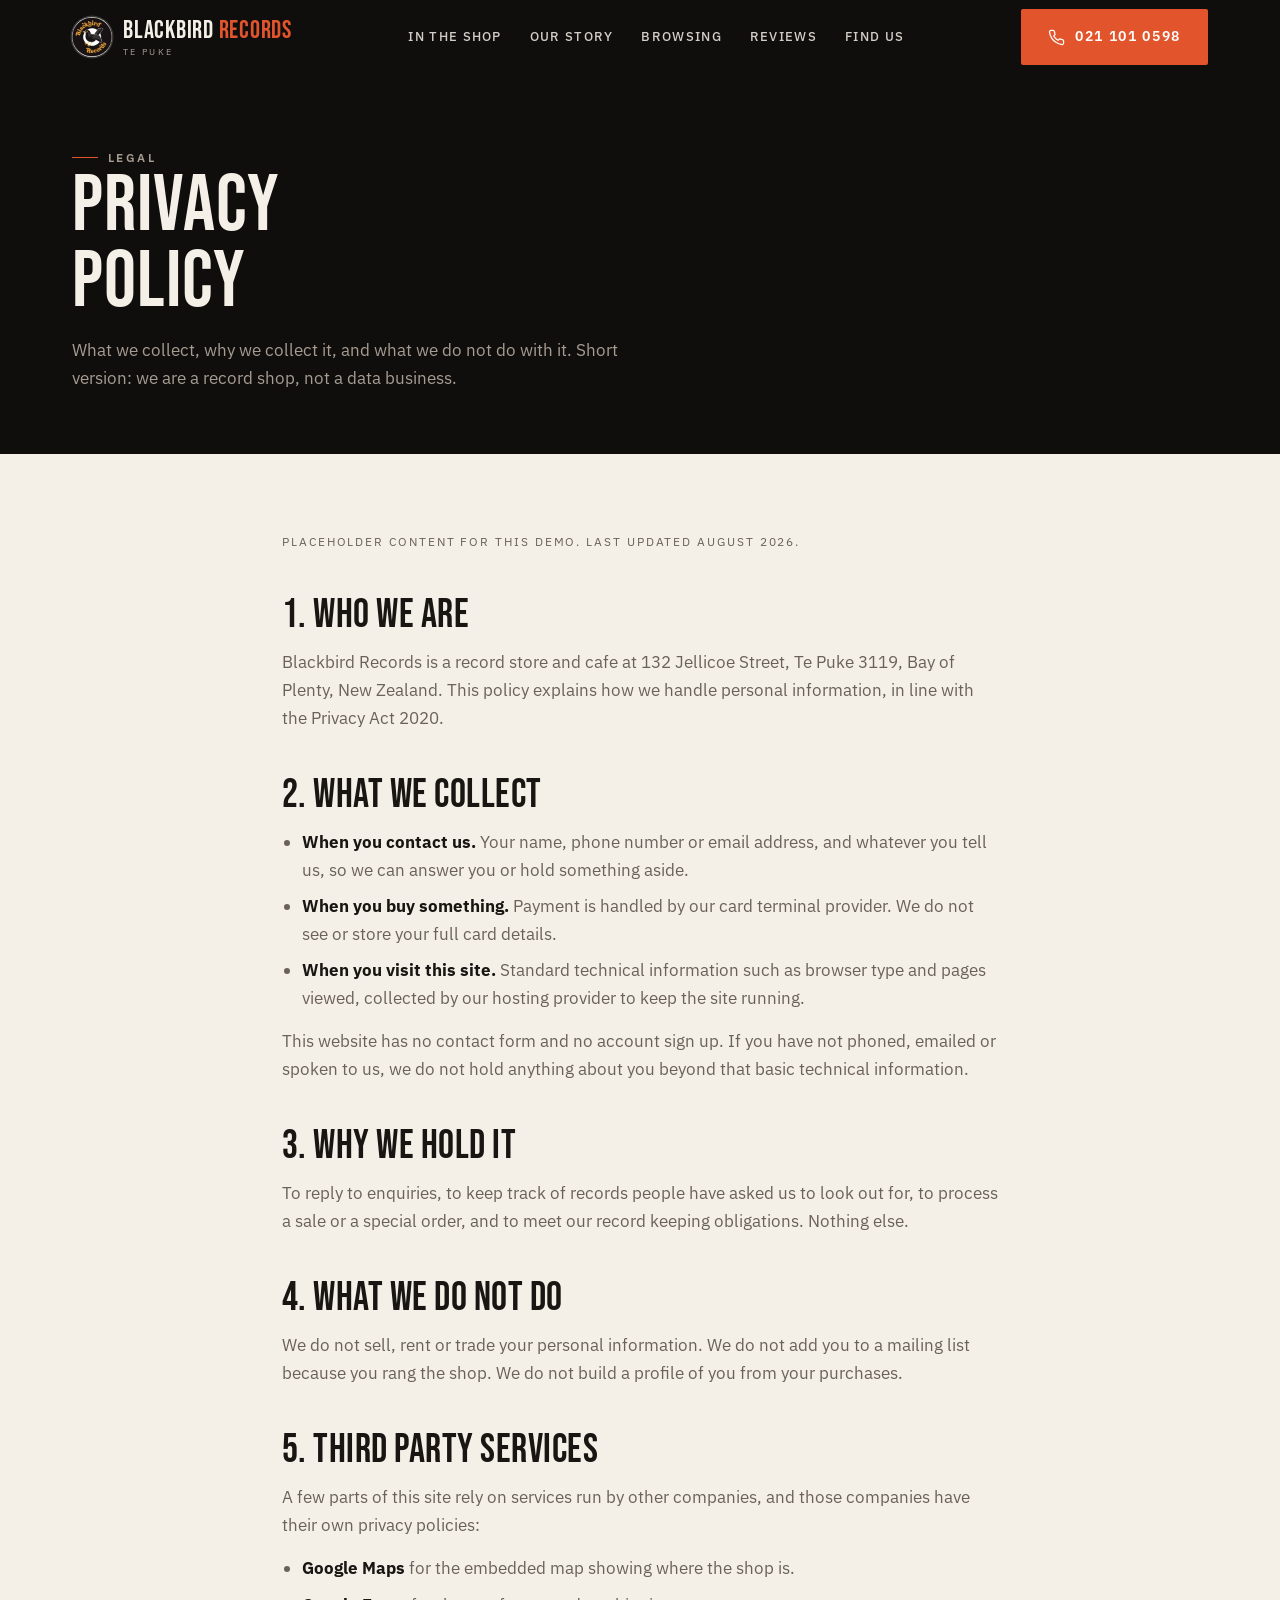
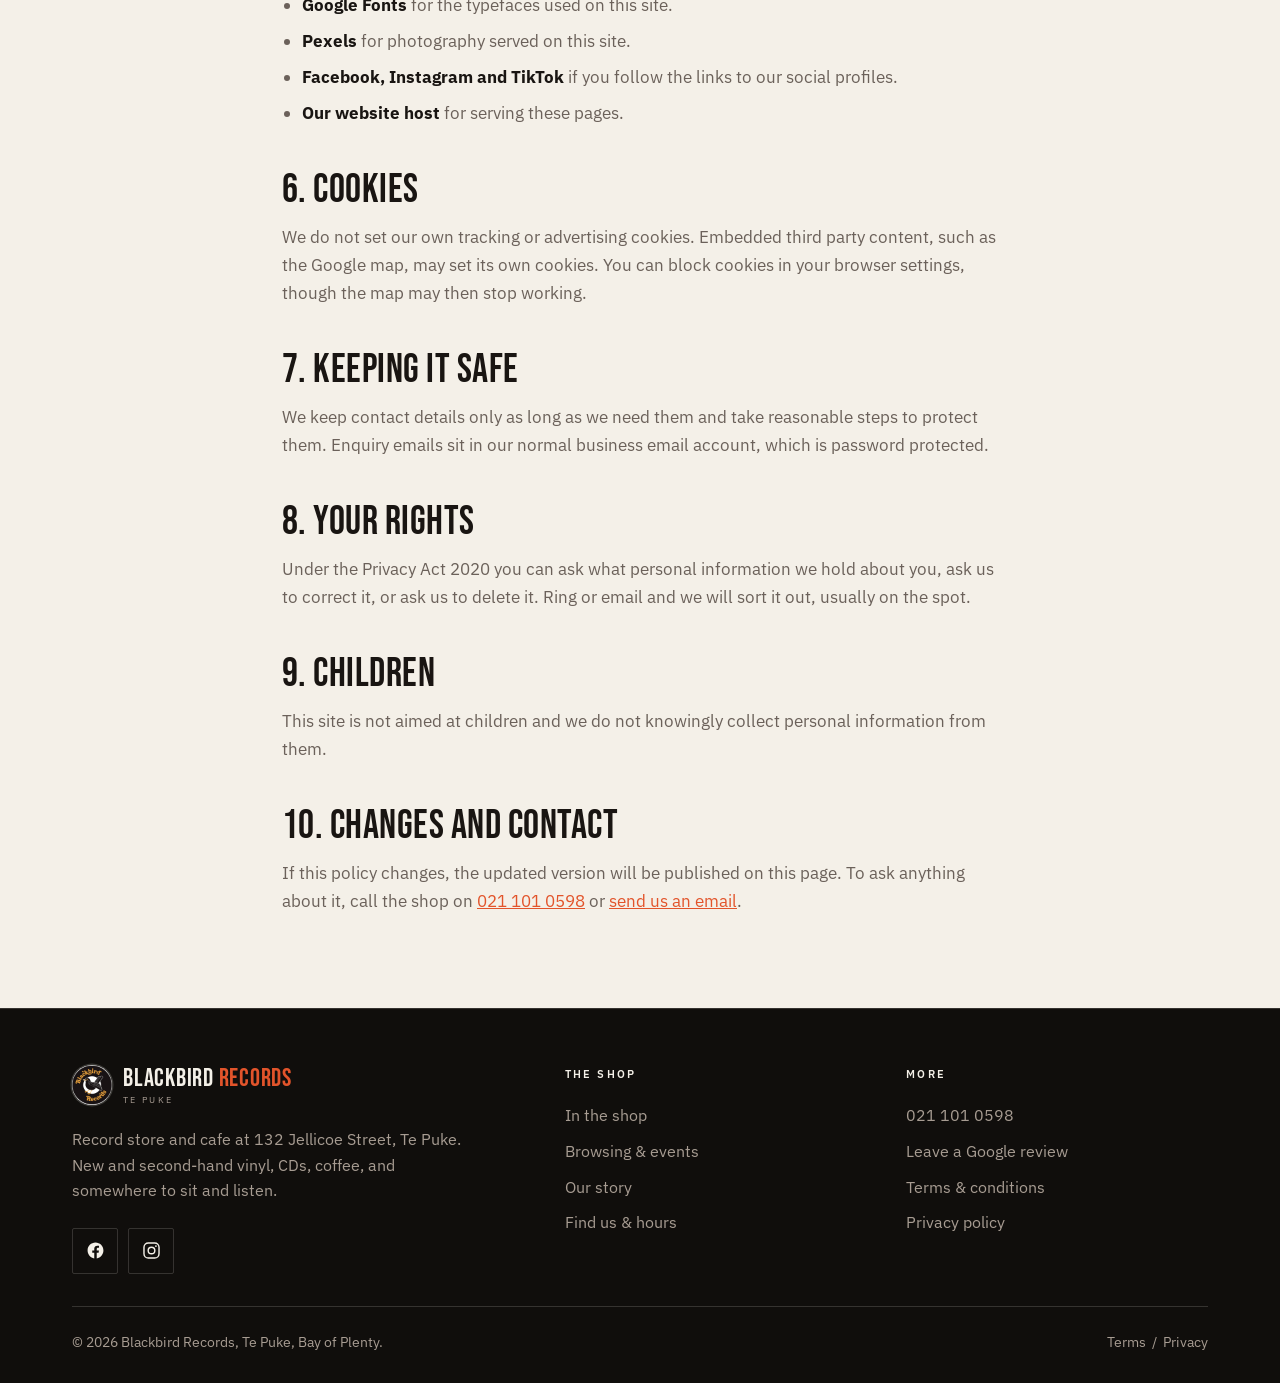
<file: privacy.html>
<!DOCTYPE html>
<html lang="en-NZ">
<head>
<meta charset="utf-8">
<meta name="viewport" content="width=device-width, initial-scale=1">
<title>Privacy Policy | Blackbird Records, Te Puke</title>
<meta name="description" content="Privacy policy for Blackbird Records, the record store and cafe at 132 Jellicoe Street, Te Puke.">
<meta name="robots" content="noindex">
<meta name="theme-color" content="#100E0C">
<link rel="icon" type="image/png" href="images/favicon.png">
<link rel="preconnect" href="https://fonts.googleapis.com">
<link rel="preconnect" href="https://fonts.gstatic.com" crossorigin>
<link href="https://fonts.googleapis.com/css2?family=Bebas+Neue&family=IBM+Plex+Sans:wght@400;500;600&display=swap" rel="stylesheet">
<link rel="stylesheet" href="style.css">
</head>
<body>

<div id="intro">
  <div class="intro-mark">Blackbird<br><span>Records</span></div>
  <div class="intro-sub">Te Puke, Bay of Plenty</div>
</div>

<header class="nav stuck">
  <div class="wrap nav-in">
    <a class="brand" href="index.html">
      <img class="brand-logo" src="images/logo.png" alt="" width="40" height="40">
      <span class="brand-text">
        <b>Blackbird <i>Records</i></b>
        <small>Te Puke</small>
      </span>
    </a>
    <nav class="nav-links">
      <a href="index.html#shop">In the shop</a>
      <a href="index.html#about">Our story</a>
      <a href="records.html">Browsing</a>
      <a href="index.html#reviews">Reviews</a>
      <a href="index.html#visit">Find us</a>
    </nav>
    <div class="nav-right">
      <a class="btn btn--accent nav-cta" href="tel:+64211010598">
        <svg viewBox="0 0 24 24" fill="none" stroke="currentColor" stroke-width="1.8" stroke-linecap="round" stroke-linejoin="round" aria-hidden="true"><path d="M22 16.9v3a2 2 0 0 1-2.2 2 19.8 19.8 0 0 1-8.6-3.1 19.5 19.5 0 0 1-6-6A19.8 19.8 0 0 1 2.1 4.2 2 2 0 0 1 4.1 2h3a2 2 0 0 1 2 1.7c.1 1 .4 1.9.7 2.8a2 2 0 0 1-.5 2.1L8.1 9.9a16 16 0 0 0 6 6l1.3-1.2a2 2 0 0 1 2.1-.5c.9.3 1.8.6 2.8.7a2 2 0 0 1 1.7 2z"/></svg>
        021 101 0598
      </a>
      <a class="nav-call" href="tel:+64211010598" aria-label="Call Blackbird Records">
        <svg viewBox="0 0 24 24" fill="none" stroke="currentColor" stroke-width="1.9" stroke-linecap="round" stroke-linejoin="round" aria-hidden="true"><path d="M22 16.9v3a2 2 0 0 1-2.2 2 19.8 19.8 0 0 1-8.6-3.1 19.5 19.5 0 0 1-6-6A19.8 19.8 0 0 1 2.1 4.2 2 2 0 0 1 4.1 2h3a2 2 0 0 1 2 1.7c.1 1 .4 1.9.7 2.8a2 2 0 0 1-.5 2.1L8.1 9.9a16 16 0 0 0 6 6l1.3-1.2a2 2 0 0 1 2.1-.5c.9.3 1.8.6 2.8.7a2 2 0 0 1 1.7 2z"/></svg>
      </a>
      <button class="burger" id="burger" aria-label="Open menu" aria-expanded="false" aria-controls="mobileMenu">
        <svg viewBox="0 0 24 24" fill="none" stroke="currentColor" stroke-width="2" stroke-linecap="round" aria-hidden="true"><path d="M3 6h18M3 12h18M3 18h18"/></svg>
      </button>
    </div>
  </div>
  <div class="mobile-menu" id="mobileMenu">
    <a href="index.html#shop">In the shop</a>
    <a href="index.html#about">Our story</a>
    <a href="records.html">Browsing &amp; events</a>
    <a href="index.html#reviews">Reviews</a>
    <a href="index.html#visit">Find us &amp; hours</a>
  </div>
</header>

<section class="page-head">
  <div class="wrap">
    <p class="eyebrow">Legal</p>
    <h1>Privacy<br>policy</h1>
    <p>What we collect, why we collect it, and what we do not do with it. Short version: we are a record shop, not a data business.</p>
  </div>
</section>

<section class="section section--bone">
  <div class="wrap prose rv">
    <p class="updated">Placeholder content for this demo. Last updated August 2026.</p>

    <h2>1. Who we are</h2>
    <p>Blackbird Records is a record store and cafe at 132 Jellicoe Street, Te Puke 3119, Bay of Plenty, New Zealand. This policy explains how we handle personal information, in line with the Privacy Act 2020.</p>

    <h2>2. What we collect</h2>
    <ul>
      <li><strong>When you contact us.</strong> Your name, phone number or email address, and whatever you tell us, so we can answer you or hold something aside.</li>
      <li><strong>When you buy something.</strong> Payment is handled by our card terminal provider. We do not see or store your full card details.</li>
      <li><strong>When you visit this site.</strong> Standard technical information such as browser type and pages viewed, collected by our hosting provider to keep the site running.</li>
    </ul>
    <p>This website has no contact form and no account sign up. If you have not phoned, emailed or spoken to us, we do not hold anything about you beyond that basic technical information.</p>

    <h2>3. Why we hold it</h2>
    <p>To reply to enquiries, to keep track of records people have asked us to look out for, to process a sale or a special order, and to meet our record keeping obligations. Nothing else.</p>

    <h2>4. What we do not do</h2>
    <p>We do not sell, rent or trade your personal information. We do not add you to a mailing list because you rang the shop. We do not build a profile of you from your purchases.</p>

    <h2>5. Third party services</h2>
    <p>A few parts of this site rely on services run by other companies, and those companies have their own privacy policies:</p>
    <ul>
      <li><strong>Google Maps</strong> for the embedded map showing where the shop is.</li>
      <li><strong>Google Fonts</strong> for the typefaces used on this site.</li>
      <li><strong>Pexels</strong> for photography served on this site.</li>
      <li><strong>Facebook, Instagram and TikTok</strong> if you follow the links to our social profiles.</li>
      <li><strong>Our website host</strong> for serving these pages.</li>
    </ul>

    <h2>6. Cookies</h2>
    <p>We do not set our own tracking or advertising cookies. Embedded third party content, such as the Google map, may set its own cookies. You can block cookies in your browser settings, though the map may then stop working.</p>

    <h2>7. Keeping it safe</h2>
    <p>We keep contact details only as long as we need them and take reasonable steps to protect them. Enquiry emails sit in our normal business email account, which is password protected.</p>

    <h2>8. Your rights</h2>
    <p>Under the Privacy Act 2020 you can ask what personal information we hold about you, ask us to correct it, or ask us to delete it. Ring or email and we will sort it out, usually on the spot.</p>

    <h2>9. Children</h2>
    <p>This site is not aimed at children and we do not knowingly collect personal information from them.</p>

    <h2>10. Changes and contact</h2>
    <p>If this policy changes, the updated version will be published on this page. To ask anything about it, call the shop on <a href="tel:+64211010598" style="color:var(--accent);">021 101 0598</a> or <a data-gmail href="#" data-user="blackbirdrecordstepuke" data-domain="gmail.com" data-su="Privacy%20question" data-body="Hi%20Justin%2C%0A%0A" style="color:var(--accent);">send us an email</a>.</p>
  </div>
</section>

<footer class="footer">
  <div class="wrap">
    <div class="foot-top">
      <div>
        <a class="brand" href="index.html" style="display:inline-flex;">
          <img class="brand-logo" src="images/logo.png" alt="" width="40" height="40">
          <span class="brand-text">
            <b>Blackbird <i>Records</i></b>
            <small>Te Puke</small>
          </span>
        </a>
        <p>Record store and cafe at 132 Jellicoe Street, Te Puke. New and second-hand vinyl, CDs, coffee, and somewhere to sit and listen.</p>
        <div class="socials">
          <a href="https://www.facebook.com/blackbirdrecordstepuke/" target="_blank" rel="noopener" aria-label="Blackbird Records on Facebook">
            <svg viewBox="0 0 24 24" fill="currentColor" aria-hidden="true"><path d="M22 12.06C22 6.5 17.52 2 12 2S2 6.5 2 12.06c0 5 3.66 9.15 8.44 9.94v-7.03H7.9v-2.9h2.54V9.85c0-2.52 1.5-3.91 3.77-3.91 1.09 0 2.24.2 2.24.2v2.46h-1.26c-1.24 0-1.63.78-1.63 1.57v1.89h2.78l-.45 2.9h-2.33V22c4.78-.79 8.44-4.93 8.44-9.94z"/></svg>
          </a>
          <a href="https://www.instagram.com/blackbirdrecords_tepuke/" target="_blank" rel="noopener" aria-label="Blackbird Records on Instagram">
            <svg viewBox="0 0 24 24" fill="none" stroke="currentColor" stroke-width="1.8" aria-hidden="true"><rect x="2.5" y="2.5" width="19" height="19" rx="5.5"/><circle cx="12" cy="12" r="4.2"/><circle cx="17.6" cy="6.4" r="1.15" fill="currentColor" stroke="none"/></svg>
          </a>
        </div>
      </div>

      <div class="foot-col">
        <h4>The shop</h4>
        <a href="index.html#shop">In the shop</a>
        <a href="records.html">Browsing &amp; events</a>
        <a href="index.html#about">Our story</a>
        <a href="index.html#visit">Find us &amp; hours</a>
      </div>

      <div class="foot-col">
        <h4>More</h4>
        <a href="tel:+64211010598">021 101 0598</a>
        <a href="https://search.google.com/local/writereview?placeid=ChIJOxzHuvd5bm0RaVWxwtF5s38" target="_blank" rel="noopener">Leave a Google review</a>
        <a href="terms.html">Terms &amp; conditions</a>
        <a href="privacy.html">Privacy policy</a>
      </div>
    </div>

    <div class="foot-bot">
      <span>&copy; <span data-year>2026</span> Blackbird Records, Te Puke, Bay of Plenty.</span>
      <span><a href="terms.html">Terms</a> &nbsp;/&nbsp; <a href="privacy.html">Privacy</a></span>
    </div>
  </div>
</footer>

<script src="site.js"></script>
</body>
</html>
</file>
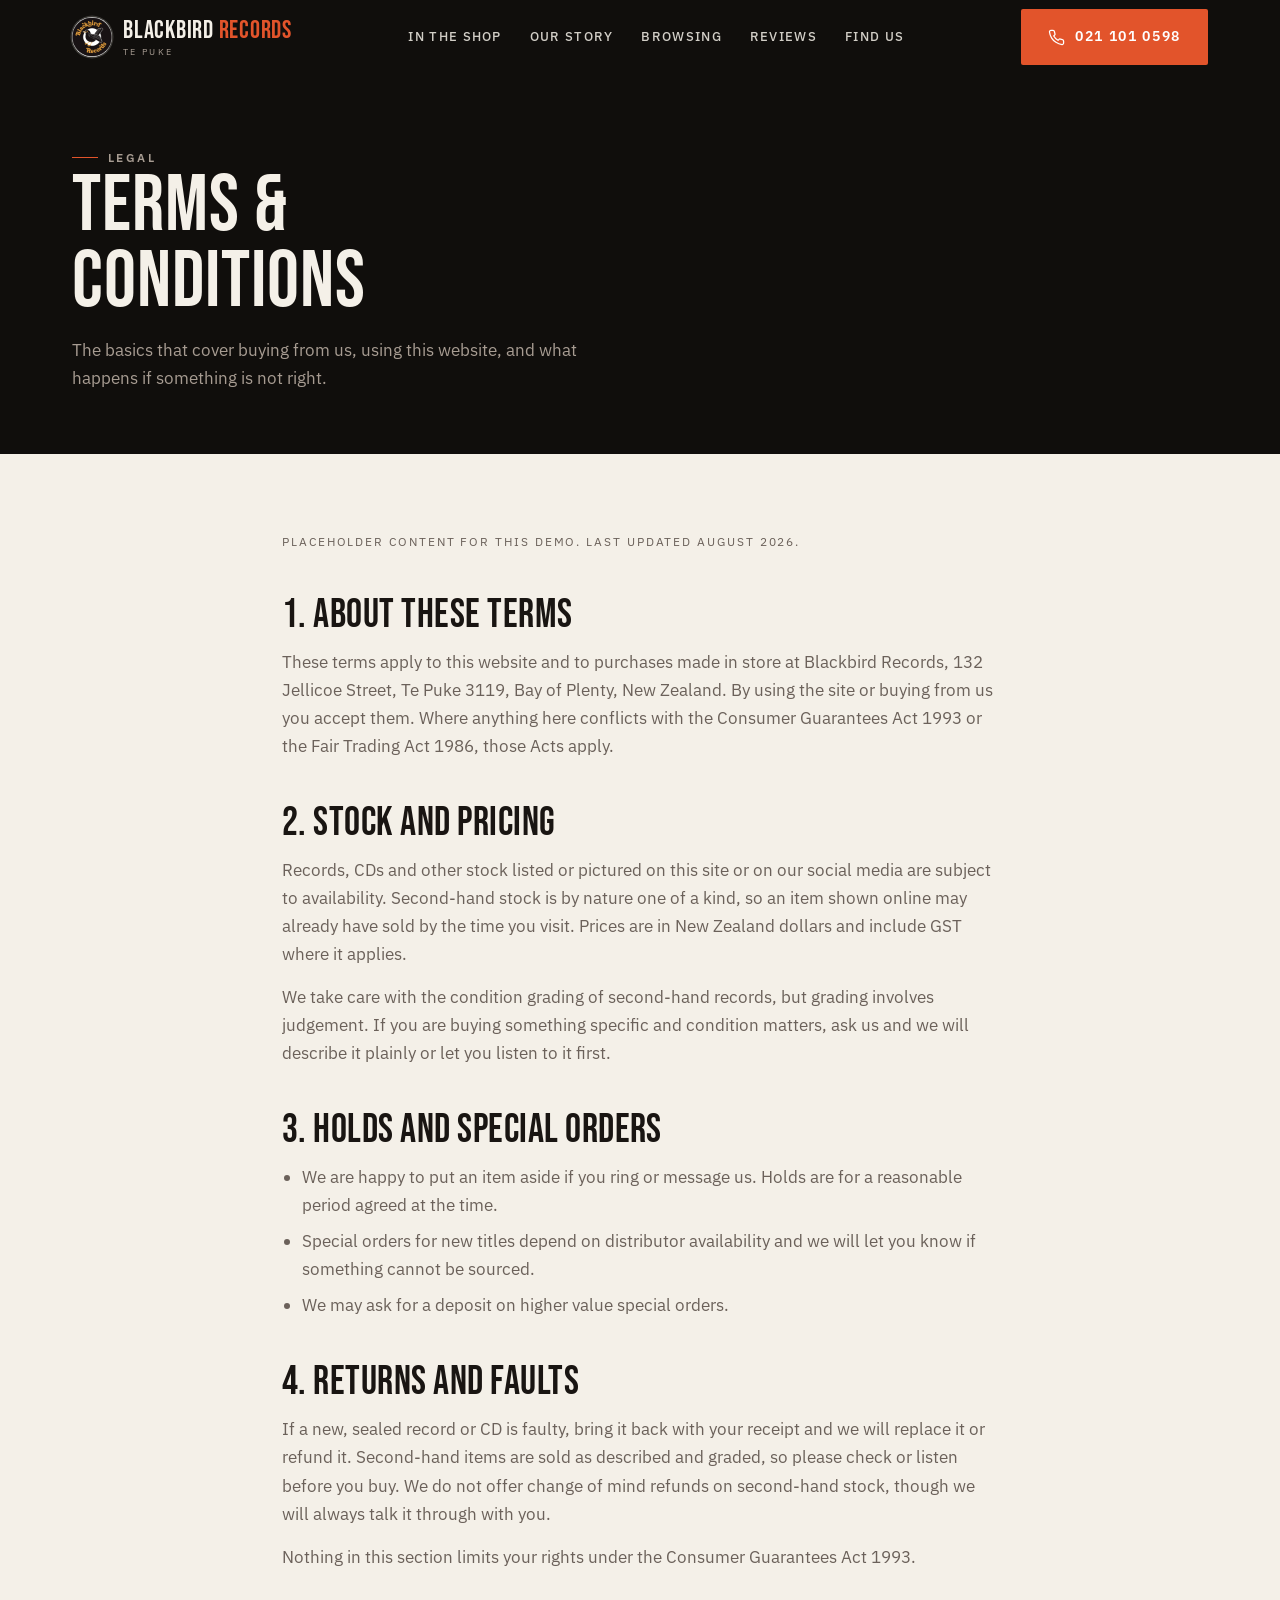
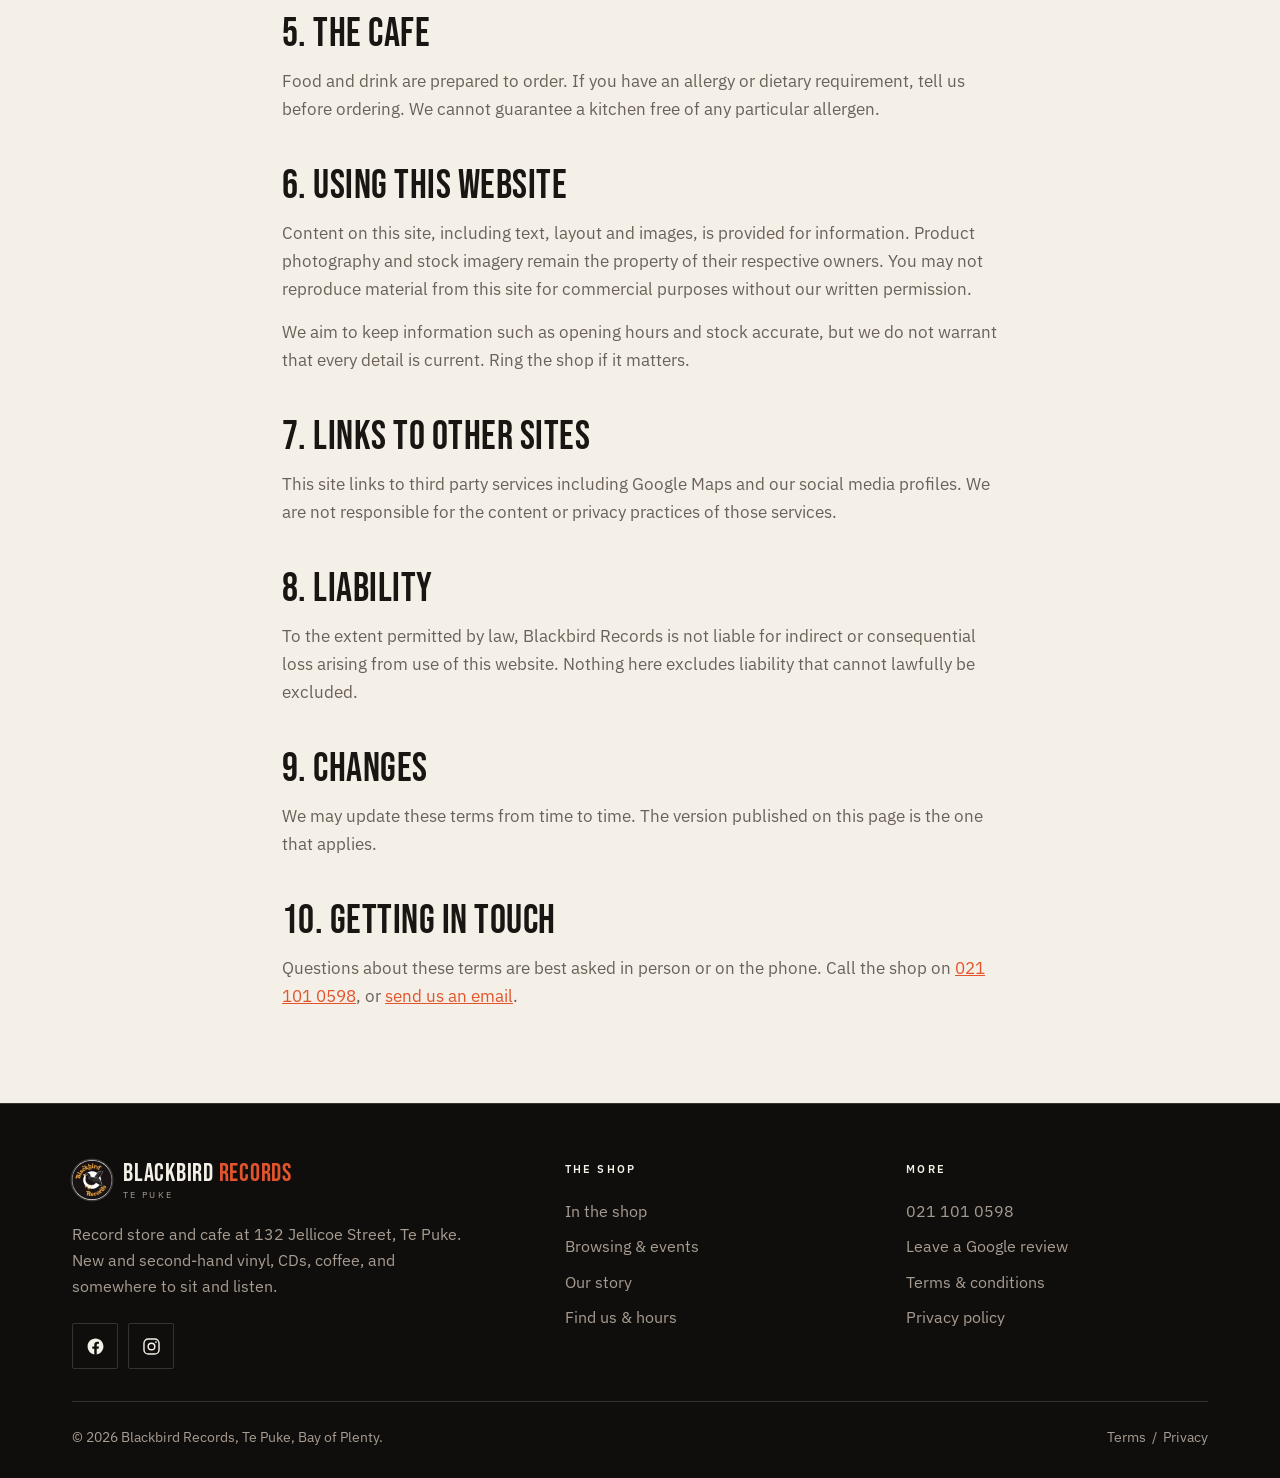
<file: terms.html>
<!DOCTYPE html>
<html lang="en-NZ">
<head>
<meta charset="utf-8">
<meta name="viewport" content="width=device-width, initial-scale=1">
<title>Terms &amp; Conditions | Blackbird Records, Te Puke</title>
<meta name="description" content="Terms and conditions for Blackbird Records, the record store and cafe at 132 Jellicoe Street, Te Puke.">
<meta name="robots" content="noindex">
<meta name="theme-color" content="#100E0C">
<link rel="icon" type="image/png" href="images/favicon.png">
<link rel="preconnect" href="https://fonts.googleapis.com">
<link rel="preconnect" href="https://fonts.gstatic.com" crossorigin>
<link href="https://fonts.googleapis.com/css2?family=Bebas+Neue&family=IBM+Plex+Sans:wght@400;500;600&display=swap" rel="stylesheet">
<link rel="stylesheet" href="style.css">
</head>
<body>

<div id="intro">
  <div class="intro-mark">Blackbird<br><span>Records</span></div>
  <div class="intro-sub">Te Puke, Bay of Plenty</div>
</div>

<header class="nav stuck">
  <div class="wrap nav-in">
    <a class="brand" href="index.html">
      <img class="brand-logo" src="images/logo.png" alt="" width="40" height="40">
      <span class="brand-text">
        <b>Blackbird <i>Records</i></b>
        <small>Te Puke</small>
      </span>
    </a>
    <nav class="nav-links">
      <a href="index.html#shop">In the shop</a>
      <a href="index.html#about">Our story</a>
      <a href="records.html">Browsing</a>
      <a href="index.html#reviews">Reviews</a>
      <a href="index.html#visit">Find us</a>
    </nav>
    <div class="nav-right">
      <a class="btn btn--accent nav-cta" href="tel:+64211010598">
        <svg viewBox="0 0 24 24" fill="none" stroke="currentColor" stroke-width="1.8" stroke-linecap="round" stroke-linejoin="round" aria-hidden="true"><path d="M22 16.9v3a2 2 0 0 1-2.2 2 19.8 19.8 0 0 1-8.6-3.1 19.5 19.5 0 0 1-6-6A19.8 19.8 0 0 1 2.1 4.2 2 2 0 0 1 4.1 2h3a2 2 0 0 1 2 1.7c.1 1 .4 1.9.7 2.8a2 2 0 0 1-.5 2.1L8.1 9.9a16 16 0 0 0 6 6l1.3-1.2a2 2 0 0 1 2.1-.5c.9.3 1.8.6 2.8.7a2 2 0 0 1 1.7 2z"/></svg>
        021 101 0598
      </a>
      <a class="nav-call" href="tel:+64211010598" aria-label="Call Blackbird Records">
        <svg viewBox="0 0 24 24" fill="none" stroke="currentColor" stroke-width="1.9" stroke-linecap="round" stroke-linejoin="round" aria-hidden="true"><path d="M22 16.9v3a2 2 0 0 1-2.2 2 19.8 19.8 0 0 1-8.6-3.1 19.5 19.5 0 0 1-6-6A19.8 19.8 0 0 1 2.1 4.2 2 2 0 0 1 4.1 2h3a2 2 0 0 1 2 1.7c.1 1 .4 1.9.7 2.8a2 2 0 0 1-.5 2.1L8.1 9.9a16 16 0 0 0 6 6l1.3-1.2a2 2 0 0 1 2.1-.5c.9.3 1.8.6 2.8.7a2 2 0 0 1 1.7 2z"/></svg>
      </a>
      <button class="burger" id="burger" aria-label="Open menu" aria-expanded="false" aria-controls="mobileMenu">
        <svg viewBox="0 0 24 24" fill="none" stroke="currentColor" stroke-width="2" stroke-linecap="round" aria-hidden="true"><path d="M3 6h18M3 12h18M3 18h18"/></svg>
      </button>
    </div>
  </div>
  <div class="mobile-menu" id="mobileMenu">
    <a href="index.html#shop">In the shop</a>
    <a href="index.html#about">Our story</a>
    <a href="records.html">Browsing &amp; events</a>
    <a href="index.html#reviews">Reviews</a>
    <a href="index.html#visit">Find us &amp; hours</a>
  </div>
</header>

<section class="page-head">
  <div class="wrap">
    <p class="eyebrow">Legal</p>
    <h1>Terms &amp;<br>conditions</h1>
    <p>The basics that cover buying from us, using this website, and what happens if something is not right.</p>
  </div>
</section>

<section class="section section--bone">
  <div class="wrap prose rv">
    <p class="updated">Placeholder content for this demo. Last updated August 2026.</p>

    <h2>1. About these terms</h2>
    <p>These terms apply to this website and to purchases made in store at Blackbird Records, 132 Jellicoe Street, Te Puke 3119, Bay of Plenty, New Zealand. By using the site or buying from us you accept them. Where anything here conflicts with the Consumer Guarantees Act 1993 or the Fair Trading Act 1986, those Acts apply.</p>

    <h2>2. Stock and pricing</h2>
    <p>Records, CDs and other stock listed or pictured on this site or on our social media are subject to availability. Second-hand stock is by nature one of a kind, so an item shown online may already have sold by the time you visit. Prices are in New Zealand dollars and include GST where it applies.</p>
    <p>We take care with the condition grading of second-hand records, but grading involves judgement. If you are buying something specific and condition matters, ask us and we will describe it plainly or let you listen to it first.</p>

    <h2>3. Holds and special orders</h2>
    <ul>
      <li>We are happy to put an item aside if you ring or message us. Holds are for a reasonable period agreed at the time.</li>
      <li>Special orders for new titles depend on distributor availability and we will let you know if something cannot be sourced.</li>
      <li>We may ask for a deposit on higher value special orders.</li>
    </ul>

    <h2>4. Returns and faults</h2>
    <p>If a new, sealed record or CD is faulty, bring it back with your receipt and we will replace it or refund it. Second-hand items are sold as described and graded, so please check or listen before you buy. We do not offer change of mind refunds on second-hand stock, though we will always talk it through with you.</p>
    <p>Nothing in this section limits your rights under the Consumer Guarantees Act 1993.</p>

    <h2>5. The cafe</h2>
    <p>Food and drink are prepared to order. If you have an allergy or dietary requirement, tell us before ordering. We cannot guarantee a kitchen free of any particular allergen.</p>

    <h2>6. Using this website</h2>
    <p>Content on this site, including text, layout and images, is provided for information. Product photography and stock imagery remain the property of their respective owners. You may not reproduce material from this site for commercial purposes without our written permission.</p>
    <p>We aim to keep information such as opening hours and stock accurate, but we do not warrant that every detail is current. Ring the shop if it matters.</p>

    <h2>7. Links to other sites</h2>
    <p>This site links to third party services including Google Maps and our social media profiles. We are not responsible for the content or privacy practices of those services.</p>

    <h2>8. Liability</h2>
    <p>To the extent permitted by law, Blackbird Records is not liable for indirect or consequential loss arising from use of this website. Nothing here excludes liability that cannot lawfully be excluded.</p>

    <h2>9. Changes</h2>
    <p>We may update these terms from time to time. The version published on this page is the one that applies.</p>

    <h2>10. Getting in touch</h2>
    <p>Questions about these terms are best asked in person or on the phone. Call the shop on <a href="tel:+64211010598" style="color:var(--accent);">021 101 0598</a>, or <a data-gmail href="#" data-user="blackbirdrecordstepuke" data-domain="gmail.com" data-su="Question%20about%20your%20terms" data-body="Hi%20Justin%2C%0A%0A" style="color:var(--accent);">send us an email</a>.</p>
  </div>
</section>

<footer class="footer">
  <div class="wrap">
    <div class="foot-top">
      <div>
        <a class="brand" href="index.html" style="display:inline-flex;">
          <img class="brand-logo" src="images/logo.png" alt="" width="40" height="40">
          <span class="brand-text">
            <b>Blackbird <i>Records</i></b>
            <small>Te Puke</small>
          </span>
        </a>
        <p>Record store and cafe at 132 Jellicoe Street, Te Puke. New and second-hand vinyl, CDs, coffee, and somewhere to sit and listen.</p>
        <div class="socials">
          <a href="https://www.facebook.com/blackbirdrecordstepuke/" target="_blank" rel="noopener" aria-label="Blackbird Records on Facebook">
            <svg viewBox="0 0 24 24" fill="currentColor" aria-hidden="true"><path d="M22 12.06C22 6.5 17.52 2 12 2S2 6.5 2 12.06c0 5 3.66 9.15 8.44 9.94v-7.03H7.9v-2.9h2.54V9.85c0-2.52 1.5-3.91 3.77-3.91 1.09 0 2.24.2 2.24.2v2.46h-1.26c-1.24 0-1.63.78-1.63 1.57v1.89h2.78l-.45 2.9h-2.33V22c4.78-.79 8.44-4.93 8.44-9.94z"/></svg>
          </a>
          <a href="https://www.instagram.com/blackbirdrecords_tepuke/" target="_blank" rel="noopener" aria-label="Blackbird Records on Instagram">
            <svg viewBox="0 0 24 24" fill="none" stroke="currentColor" stroke-width="1.8" aria-hidden="true"><rect x="2.5" y="2.5" width="19" height="19" rx="5.5"/><circle cx="12" cy="12" r="4.2"/><circle cx="17.6" cy="6.4" r="1.15" fill="currentColor" stroke="none"/></svg>
          </a>
        </div>
      </div>

      <div class="foot-col">
        <h4>The shop</h4>
        <a href="index.html#shop">In the shop</a>
        <a href="records.html">Browsing &amp; events</a>
        <a href="index.html#about">Our story</a>
        <a href="index.html#visit">Find us &amp; hours</a>
      </div>

      <div class="foot-col">
        <h4>More</h4>
        <a href="tel:+64211010598">021 101 0598</a>
        <a href="https://search.google.com/local/writereview?placeid=ChIJOxzHuvd5bm0RaVWxwtF5s38" target="_blank" rel="noopener">Leave a Google review</a>
        <a href="terms.html">Terms &amp; conditions</a>
        <a href="privacy.html">Privacy policy</a>
      </div>
    </div>

    <div class="foot-bot">
      <span>&copy; <span data-year>2026</span> Blackbird Records, Te Puke, Bay of Plenty.</span>
      <span><a href="terms.html">Terms</a> &nbsp;/&nbsp; <a href="privacy.html">Privacy</a></span>
    </div>
  </div>
</footer>

<script src="site.js"></script>
</body>
</html>
</file>
<file: style.css>
/* Blackbird Records, Te Puke
   Archetype: Industrial. Bebas Neue + IBM Plex Sans. */

:root{
  --ink:#100E0C;
  --ink-2:#1A1613;
  --ink-3:#241E1A;
  --bone:#F4F0E8;
  --bone-2:#E8E1D4;
  --accent:#E2542B;
  --accent-soft:rgba(226,84,43,.14);
  --text:#191512;
  --muted:#6B615A;
  --muted-dark:#A79C92;
  --line:rgba(16,14,12,.14);
  --line-dark:rgba(244,240,232,.16);
  --r:2px;
  --wrap:1180px;
  --display:"Bebas Neue",Impact,"Haettenschweiler","Arial Narrow",sans-serif;
  --body:"IBM Plex Sans",-apple-system,BlinkMacSystemFont,"Segoe UI",sans-serif;
}

*,*::before,*::after{box-sizing:border-box;}

html{-webkit-text-size-adjust:100%;scroll-behavior:smooth;}
@media (prefers-reduced-motion:reduce){html{scroll-behavior:auto;}}

body{
  margin:0;
  background:var(--bone);
  color:var(--text);
  font-family:var(--body);
  font-size:17px;
  line-height:1.65;
  overflow-x:hidden;
  -webkit-font-smoothing:antialiased;
}

img{
  max-width:100%;
  display:block;
  image-orientation:from-image;
  filter:saturate(.85) contrast(1.06);
}

a{color:inherit;}

h1,h2,h3,.display{
  font-family:var(--display);
  font-weight:400;
  letter-spacing:.012em;
  line-height:.95;
  margin:0;
  text-transform:uppercase;
}

.wrap{width:100%;max-width:var(--wrap);margin:0 auto;padding:0 22px;}

.eyebrow{
  font-family:var(--body);
  font-size:12px;
  font-weight:600;
  letter-spacing:.2em;
  text-transform:uppercase;
  color:var(--accent);
  margin:0 0 14px;
  display:flex;
  align-items:center;
  gap:10px;
}
.eyebrow::before{content:"";width:26px;height:1px;background:var(--accent);flex:none;}

.section{padding:78px 0;}
.section--bone{background:var(--bone);}
.section--bone2{background:var(--bone-2);}
.section--ink{background:var(--ink);color:var(--bone);}
.section--ink h2,.section--ink h3{color:var(--bone);}

.sec-head{max-width:640px;margin-bottom:40px;}
.sec-head h2{font-size:clamp(38px,8.4vw,62px);}
.sec-head p{margin:16px 0 0;color:var(--muted);font-size:17px;}
.section--ink .sec-head p{color:var(--muted-dark);}

/* ---------- buttons ---------- */
.btn{
  display:inline-flex;align-items:center;justify-content:center;gap:10px;
  min-height:52px;padding:15px 26px;
  font-family:var(--body);font-size:14px;font-weight:600;
  letter-spacing:.12em;text-transform:uppercase;text-decoration:none;
  border:1px solid transparent;border-radius:var(--r);
  cursor:pointer;transition:transform .18s ease,background .18s ease,color .18s ease,border-color .18s ease;
}
.btn svg{width:17px;height:17px;flex:none;}
.btn--accent{background:var(--accent);color:#fff;}
.btn--accent:hover{background:#c9451f;transform:translateY(-2px);}
.btn--ghost{border-color:rgba(244,240,232,.4);color:var(--bone);background:rgba(255,255,255,.05);}
.btn--ghost:hover{background:rgba(244,240,232,.13);border-color:var(--bone);transform:translateY(-2px);}
.btn--dark{background:var(--ink);color:var(--bone);}
.btn--dark:hover{background:var(--ink-3);transform:translateY(-2px);}
.btn--outline{border-color:var(--ink);color:var(--ink);}
.btn--outline:hover{background:var(--ink);color:var(--bone);transform:translateY(-2px);}
.btn--lg{min-height:60px;padding:19px 30px;font-size:15px;width:100%;}

/* ---------- intro curtain ---------- */
#intro{
  position:fixed;inset:0;z-index:200;background:var(--ink);
  display:flex;align-items:center;justify-content:center;flex-direction:column;gap:14px;
  transition:opacity .7s ease .35s,visibility .7s ease .35s;
}
#intro.done{opacity:0;visibility:hidden;}
.intro-mark{
  font-family:var(--display);color:var(--bone);
  font-size:clamp(44px,12vw,96px);line-height:.9;text-align:center;
  opacity:0;transform:translateY(14px);
  animation:introIn .8s cubic-bezier(.2,.7,.3,1) forwards;
}
.intro-mark span{color:var(--accent);}
.intro-sub{
  font-size:11px;letter-spacing:.34em;text-transform:uppercase;color:var(--muted-dark);
  opacity:0;animation:introIn .8s cubic-bezier(.2,.7,.3,1) .18s forwards;
}
@keyframes introIn{to{opacity:1;transform:none;}}

/* ---------- reveal ---------- */
.rv{opacity:0;transform:translateY(22px);transition:opacity .8s cubic-bezier(.2,.7,.3,1),transform .8s cubic-bezier(.2,.7,.3,1);}
.rv.in{opacity:1;transform:none;}

@media (prefers-reduced-motion:reduce){
  #intro{display:none;}
  .rv{opacity:1;transform:none;transition:none;}
  .intro-mark,.intro-sub{animation:none;opacity:1;transform:none;}
}

/* ---------- nav ---------- */
.nav{
  position:fixed;top:0;left:0;right:0;z-index:100;
  background:rgba(16,14,12,.0);
  border-bottom:1px solid transparent;
  transition:background .3s ease,border-color .3s ease,backdrop-filter .3s ease;
}
.nav.stuck{background:rgba(16,14,12,.94);backdrop-filter:blur(12px);border-bottom-color:var(--line-dark);}
.nav-in{display:flex;align-items:center;justify-content:space-between;gap:16px;height:74px;}
.brand{display:flex;align-items:center;gap:11px;text-decoration:none;color:var(--bone);line-height:1;}
.brand-logo{width:40px;height:40px;border-radius:50%;flex:none;box-shadow:0 0 0 1.5px rgba(244,240,232,.18);}
.brand-text{display:flex;flex-direction:column;line-height:1;}
.brand b{font-family:var(--display);font-size:25px;letter-spacing:.03em;font-weight:400;}
.brand b i{font-style:normal;color:var(--accent);}
.brand small{font-size:9px;letter-spacing:.26em;text-transform:uppercase;color:var(--muted-dark);margin-top:4px;}
.nav-links{display:none;gap:28px;align-items:center;}
.nav-links a{
  color:var(--bone);text-decoration:none;font-size:13px;font-weight:500;
  letter-spacing:.1em;text-transform:uppercase;opacity:.85;transition:color .2s,opacity .2s;
}
.nav-links a:hover{color:var(--accent);opacity:1;}
.nav-cta{display:none;}
.burger{
  width:46px;height:46px;display:flex;align-items:center;justify-content:center;
  background:none;border:1px solid var(--line-dark);border-radius:var(--r);cursor:pointer;color:var(--bone);
}
.burger svg{width:20px;height:20px;}
.nav-call{
  display:inline-flex;align-items:center;justify-content:center;
  width:46px;height:46px;background:var(--accent);color:#fff;border-radius:var(--r);text-decoration:none;
}
.nav-call svg{width:18px;height:18px;}
.nav-right{display:flex;align-items:center;gap:9px;}

.mobile-menu{
  display:none;background:var(--ink);border-top:1px solid var(--line-dark);padding:10px 0 22px;
}
.mobile-menu.open{display:block;}
.mobile-menu a{
  display:block;padding:15px 22px;color:var(--bone);text-decoration:none;
  font-family:var(--display);font-size:24px;letter-spacing:.03em;
  border-bottom:1px solid rgba(244,240,232,.08);
}
.mobile-menu a:last-child{border-bottom:none;}

@media(min-width:960px){
  .nav-links{display:flex;}
  .nav-cta{display:inline-flex;}
  .burger,.nav-call{display:none;}
  .mobile-menu{display:none !important;}
}

/* ---------- hero ---------- */
.hero{
  position:relative;background:var(--ink);
  min-height:clamp(600px,100svh,880px);
  display:flex;align-items:flex-end;
  padding:120px 0 46px;overflow:hidden;
}
.hero-slides{position:absolute;inset:0;}
.hero-slide{
  position:absolute;inset:0;opacity:0;transition:opacity 1.6s ease;
}
.hero-slide.on{opacity:1;}
.hero-slide img{width:100%;height:100%;object-fit:cover;filter:saturate(.72) contrast(1.08) brightness(.86);}
.hero-scrim{
  position:absolute;inset:0;
  background:linear-gradient(to bottom,rgba(16,14,12,.72) 0%,rgba(16,14,12,.5) 34%,rgba(16,14,12,.88) 100%);
}
.hero-in{position:relative;z-index:2;color:var(--bone);width:100%;}
.hero h1{
  font-size:clamp(46px,12.4vw,108px);
  color:var(--bone);max-width:15ch;
}
.hero h1 em{font-style:normal;color:var(--accent);}
.hero-sub{
  margin:22px 0 0;max-width:52ch;color:#DDD5CB;font-size:17px;line-height:1.6;
}
.hero-eyebrow{color:var(--accent);}
.hero-cta{display:flex;flex-wrap:wrap;gap:12px;margin-top:30px;}
.hero-cta .btn{flex:1 1 220px;}

.hero-quote{
  margin-top:30px;max-width:470px;
  background:rgba(20,17,15,.42);
  backdrop-filter:blur(14px);-webkit-backdrop-filter:blur(14px);
  border:1px solid rgba(244,240,232,.22);
  border-radius:var(--r);padding:18px 20px;
}
.hq-stars{display:flex;gap:3px;margin-bottom:9px;}
.hq-stars svg{width:14px;height:14px;color:var(--accent);}
.hq-body{min-height:66px;}
.hq-text{font-size:15px;line-height:1.55;color:#EAE3DA;margin:0;transition:opacity .5s ease;}
.hq-name{
  display:block;margin-top:9px;font-size:11px;letter-spacing:.16em;
  text-transform:uppercase;color:var(--muted-dark);font-style:normal;
  transition:opacity .5s ease;
}
.hq-badge{
  display:inline-block;margin-top:12px;font-size:9.5px;letter-spacing:.16em;text-transform:uppercase;
  color:var(--muted-dark);border-top:1px solid rgba(244,240,232,.16);padding-top:9px;
}

/* ---------- services ---------- */
.grid{display:grid;gap:20px;grid-template-columns:1fr;}
@media(min-width:660px){.grid{grid-template-columns:repeat(2,1fr);}}
@media(min-width:1000px){.grid--3{grid-template-columns:repeat(3,1fr);}}

.card{
  background:#fff;border:1px solid var(--line);border-radius:var(--r);overflow:hidden;
  display:flex;flex-direction:column;transition:transform .3s ease,box-shadow .3s ease,border-color .3s ease;
}
.card:hover{transform:translateY(-5px);box-shadow:0 18px 40px rgba(16,14,12,.13);border-color:rgba(226,84,43,.4);}
.card-img{position:relative;aspect-ratio:4/3;overflow:hidden;background:var(--ink-2);}
.card-img img{width:100%;height:100%;object-fit:cover;transition:transform .6s ease;}
.card:hover .card-img img{transform:scale(1.05);}
.card-num{
  position:absolute;left:0;bottom:0;background:var(--ink);color:var(--bone);
  font-family:var(--display);font-size:16px;letter-spacing:.08em;padding:6px 12px 4px;
}
.card-body{padding:22px;flex:1;}
.card-body h3{font-size:27px;margin-bottom:9px;}
.card-body p{margin:0;color:var(--muted);font-size:16px;line-height:1.6;}

/* ---------- about ---------- */
.split{display:grid;gap:34px;grid-template-columns:1fr;align-items:center;}
@media(min-width:900px){.split{grid-template-columns:1fr 1fr;gap:56px;}}
.about-media{position:relative;}
.about-media img{width:100%;height:auto;border-radius:var(--r);}
.corner-tag{
  position:absolute;left:0;top:0;background:var(--accent);color:#fff;
  font-family:var(--display);font-size:17px;letter-spacing:.09em;padding:9px 16px 7px;
}
.about-copy h2{font-size:clamp(36px,8vw,58px);}
.about-copy p{color:var(--muted);margin:18px 0 0;}
.pullquote{
  margin:26px 0 0;padding:16px 0 16px 20px;border-left:3px solid var(--accent);
  font-size:19px;line-height:1.45;color:var(--text);font-style:italic;
}
.pullquote cite{
  display:block;margin-top:9px;font-style:normal;font-size:11px;letter-spacing:.16em;
  text-transform:uppercase;color:var(--muted);
}
.checks{list-style:none;margin:26px 0 0;padding:0;display:grid;gap:13px;}
.checks li{display:flex;gap:12px;align-items:flex-start;font-size:16px;}
.checks svg{width:19px;height:19px;color:var(--accent);flex:none;margin-top:3px;}

/* ---------- crew ---------- */
.crew-card{
  background:var(--ink-2);border:1px solid var(--line-dark);border-radius:var(--r);
  padding:28px 24px;text-align:center;transition:transform .3s ease,border-color .3s ease;
}
.crew-card:hover{transform:translateY(-5px);border-color:rgba(226,84,43,.55);}
.avatar{
  width:78px;height:78px;margin:0 auto 18px;border-radius:50%;
  background:var(--ink);border:2px solid var(--accent);
  display:flex;align-items:center;justify-content:center;
  font-family:var(--display);font-size:27px;color:var(--accent);letter-spacing:.05em;
}
.crew-card h3{font-size:25px;color:var(--bone);}
.crew-name{
  display:block;margin:7px 0 12px;font-size:11px;letter-spacing:.18em;
  text-transform:uppercase;color:var(--accent);
}
.crew-card p{margin:0;color:var(--muted-dark);font-size:15.5px;line-height:1.6;}

/* ---------- reviews ---------- */
.rev-card{
  background:#fff;border:1px solid var(--line);border-radius:var(--r);padding:26px 24px;
  display:flex;flex-direction:column;
}
.stars{display:flex;gap:3px;margin-bottom:14px;}
.stars svg{width:16px;height:16px;color:var(--accent);}
.rev-card p{margin:0;font-size:16.5px;line-height:1.65;color:var(--text);flex:1;}
.rev-meta{
  margin-top:18px;padding-top:15px;border-top:1px solid var(--line);
  display:flex;justify-content:space-between;align-items:baseline;gap:12px;flex-wrap:wrap;
}
.rev-meta b{font-size:13px;letter-spacing:.1em;text-transform:uppercase;}
.rev-meta span{font-size:13px;color:var(--muted);}
.note{
  display:inline-block;margin-bottom:22px;font-size:11px;letter-spacing:.16em;text-transform:uppercase;
  color:var(--muted);border:1px solid var(--line);border-radius:var(--r);padding:7px 13px;
}
.rev-actions{margin-top:34px;display:flex;flex-wrap:wrap;gap:12px;}

/* ---------- review banner ---------- */
.banner{position:relative;background:var(--ink);overflow:hidden;padding:70px 0;}
.banner-bg{position:absolute;inset:0;}
.banner-bg img{width:100%;height:100%;object-fit:cover;opacity:.3;filter:saturate(.4) contrast(1.1);}
.banner-bg::after{content:"";position:absolute;inset:0;background:linear-gradient(90deg,rgba(16,14,12,.94),rgba(16,14,12,.7));}
.banner-in{position:relative;z-index:2;display:grid;gap:26px;align-items:center;}
@media(min-width:900px){.banner-in{grid-template-columns:1.4fr auto;gap:40px;}}
.banner h2{font-size:clamp(32px,7vw,50px);color:var(--bone);}
.banner p{margin:14px 0 0;color:var(--muted-dark);max-width:52ch;}

/* ---------- contact ---------- */
.contact-grid{display:grid;gap:38px;grid-template-columns:1fr;}
@media(min-width:900px){.contact-grid{grid-template-columns:1fr 1fr;gap:56px;}}
.info-row{
  display:flex;gap:15px;align-items:flex-start;
  padding:17px 0;border-bottom:1px solid var(--line-dark);
}
.info-row:last-of-type{border-bottom:none;}
.info-row svg{width:20px;height:20px;color:var(--accent);flex:none;margin-top:3px;}
.info-row b{display:block;font-size:11px;letter-spacing:.18em;text-transform:uppercase;color:var(--muted-dark);margin-bottom:4px;font-weight:600;}
.info-row a,.info-row span{color:var(--bone);text-decoration:none;font-size:16.5px;}
.info-row a:hover{color:var(--accent);}
.hours-list{margin:0;font-size:16px;color:var(--bone);}
.hours-list div{display:flex;justify-content:space-between;gap:16px;padding:2px 0;}
.hours-list div span:last-child{color:var(--muted-dark);}

.socials{display:flex;gap:10px;flex-wrap:wrap;margin-top:24px;}
.socials a{
  width:46px;height:46px;display:flex;align-items:center;justify-content:center;
  border:1px solid var(--line-dark);border-radius:var(--r);color:var(--bone);
  transition:background .22s,border-color .22s,color .22s,transform .22s;
}
.socials a:hover{background:var(--accent);border-color:var(--accent);color:#fff;transform:translateY(-2px);}
.socials svg{width:19px;height:19px;}

.contact-box{
  align-self:start;
  background:var(--ink-2);border:1px solid var(--line-dark);border-radius:var(--r);padding:30px 26px;
}
.contact-box h3{font-size:29px;color:var(--bone);}
.contact-box p{color:var(--muted-dark);margin:12px 0 24px;font-size:16px;}
.contact-box .btn{margin-bottom:12px;}
.contact-box .btn:last-child{margin-bottom:0;}

/* ---------- map ---------- */
.map-wrap{
  width:100%;border-radius:var(--r);overflow:hidden;border:1px solid var(--line);
  background:var(--ink-2);line-height:0;
}
.map-wrap iframe{width:100%;height:400px;border:0;display:block;filter:grayscale(.28) contrast(1.04);}
@media(max-width:640px){.map-wrap iframe{height:320px;}}

/* ---------- gallery (masonry, natural ratios) ---------- */
.masonry{column-count:1;column-gap:16px;}
@media(min-width:640px){.masonry{column-count:2;}}
@media(min-width:1000px){.masonry{column-count:3;}}
.masonry figure{break-inside:avoid;margin:0 0 16px;border-radius:var(--r);overflow:hidden;border:1px solid var(--line);background:var(--ink-2);}
.masonry img{width:100%;height:auto;display:block;}

/* ---------- footer ---------- */
.footer{background:var(--ink);color:var(--muted-dark);padding:56px 0 30px;border-top:1px solid var(--line-dark);}
.foot-top{display:grid;gap:30px;grid-template-columns:1fr;padding-bottom:32px;border-bottom:1px solid var(--line-dark);}
@media(min-width:800px){.foot-top{grid-template-columns:1.5fr 1fr 1fr;gap:40px;}}
.foot-top p{margin:14px 0 0;font-size:15.5px;max-width:40ch;}
.foot-col h4{
  font-family:var(--body);font-size:11px;letter-spacing:.2em;text-transform:uppercase;
  color:var(--bone);margin:0 0 15px;font-weight:600;
}
.foot-col a{display:block;color:var(--muted-dark);text-decoration:none;font-size:15.5px;padding:5px 0;transition:color .2s;}
.foot-col a:hover{color:var(--accent);}
.foot-bot{
  padding-top:24px;display:flex;flex-wrap:wrap;gap:14px;justify-content:space-between;
  align-items:center;font-size:13.5px;
}
.foot-bot a{color:var(--muted-dark);text-decoration:none;}
.foot-bot a:hover{color:var(--accent);}

/* ---------- inner pages ---------- */
.page-head{background:var(--ink);color:var(--bone);padding:132px 0 62px;position:relative;overflow:hidden;}
.page-head h1{font-size:clamp(42px,10vw,80px);color:var(--bone);}
.page-head p{margin:16px 0 0;color:var(--muted-dark);max-width:56ch;}
.prose{max-width:760px;}
.prose h2{font-size:clamp(28px,6vw,40px);margin:44px 0 14px;}
.prose h2:first-child{margin-top:0;}
.prose h3{font-size:23px;margin:28px 0 10px;}
.prose p{color:var(--muted);margin:0 0 15px;}
.prose ul{color:var(--muted);padding-left:20px;margin:0 0 15px;}
.prose li{margin-bottom:8px;}
.prose strong{color:var(--text);}
.updated{font-size:12px;letter-spacing:.16em;text-transform:uppercase;color:var(--muted);margin-bottom:34px;}
</file>
